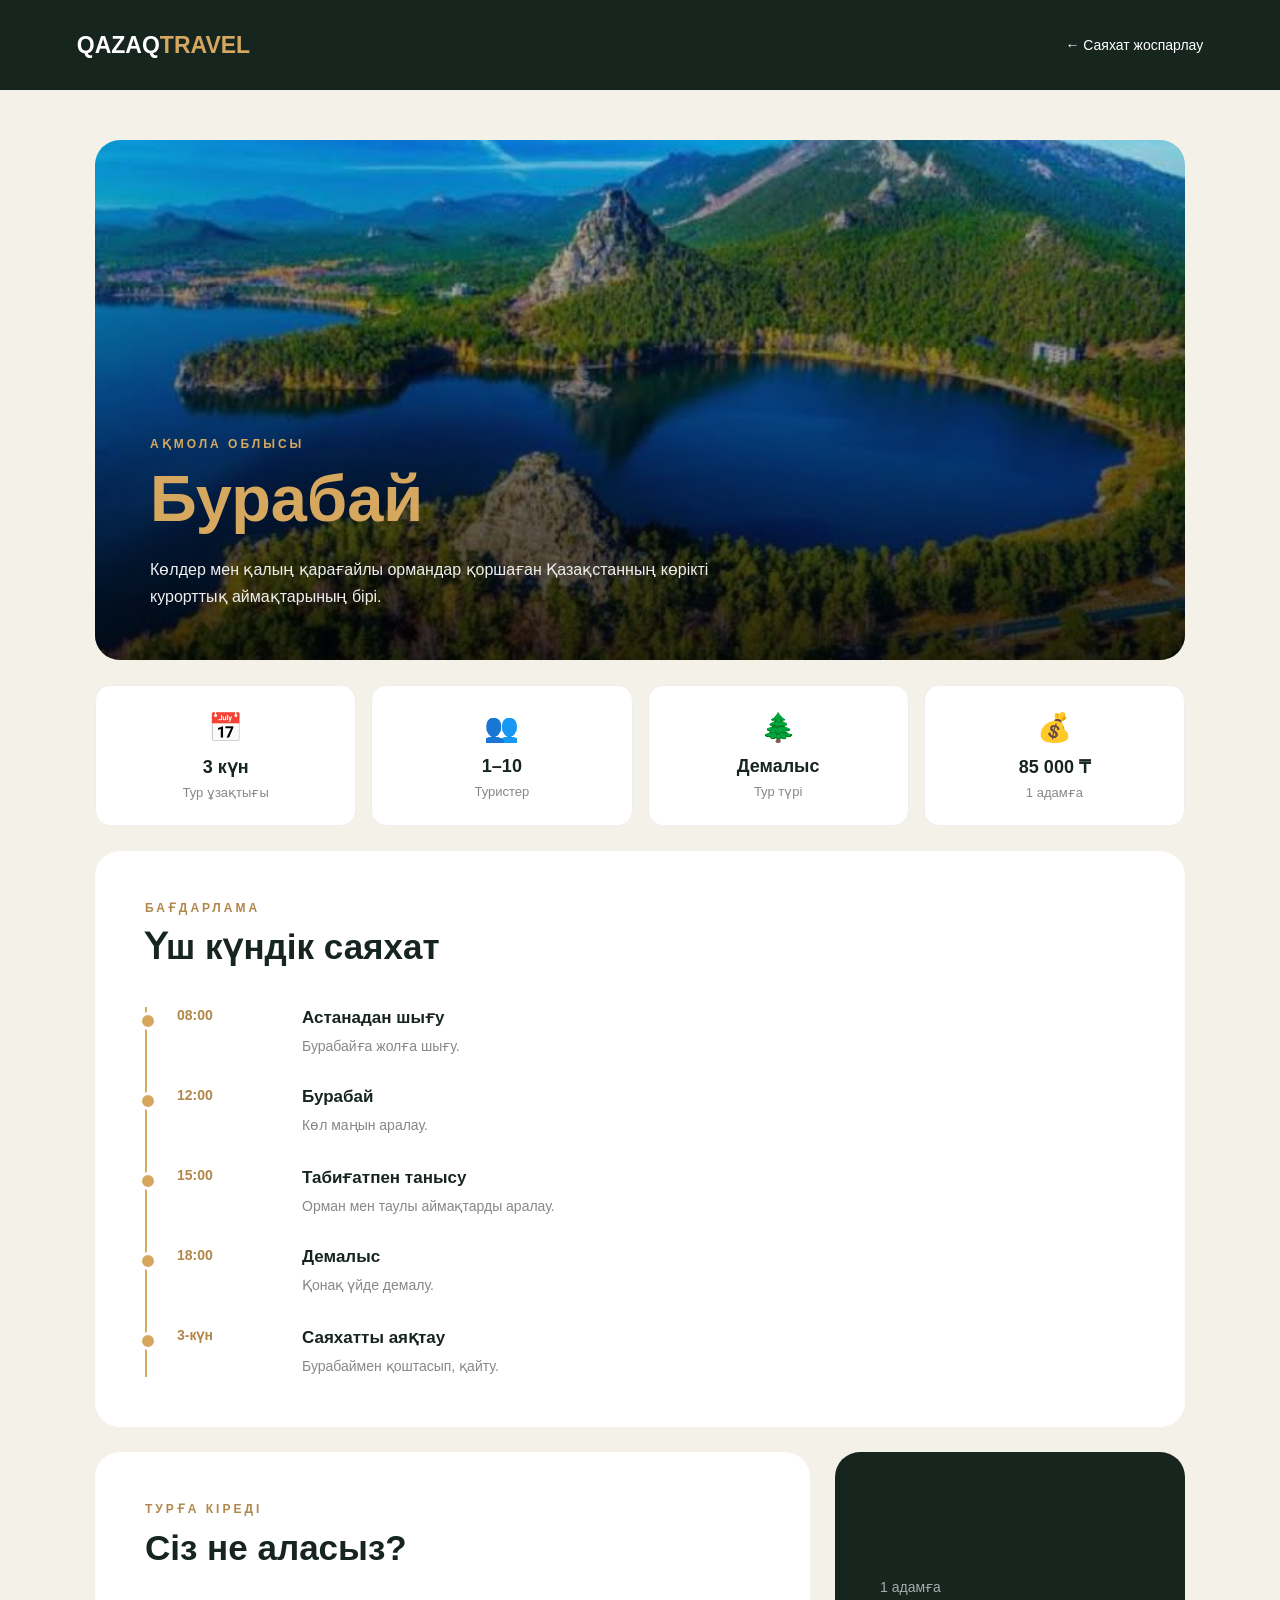
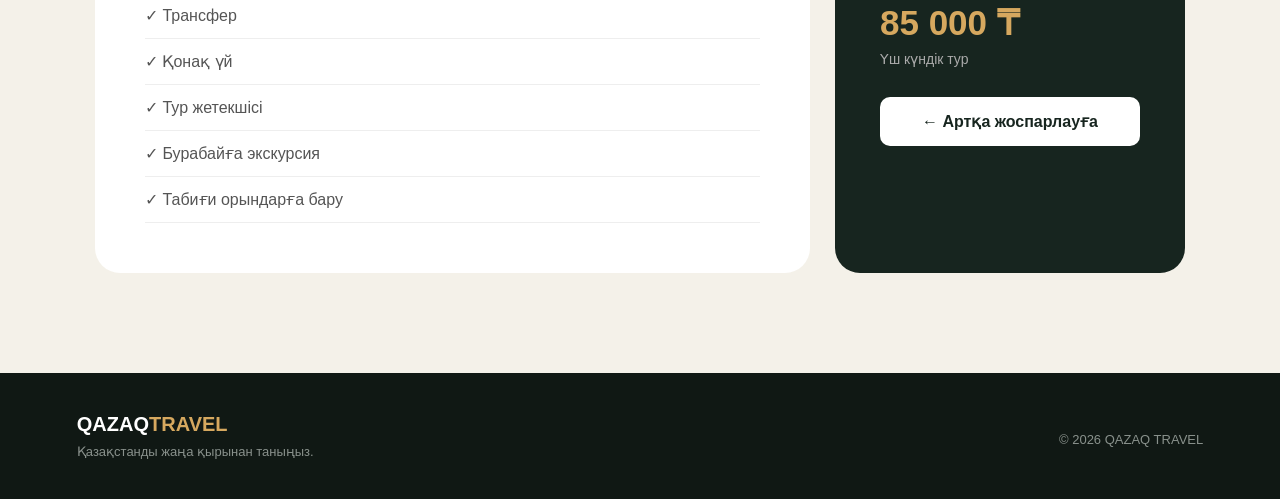
<file: burabay.html>
<!DOCTYPE html>
<html lang="kk">
<head>
    <meta charset="UTF-8">
    <meta name="viewport" content="width=device-width, initial-scale=1.0">
    <title>Бурабай | QAZAQ TRAVEL</title>
    <link rel="stylesheet" href="css/start.css">
</head>

<body>

<header class="header">
    <a href="index.html" class="logo">QAZAQ<span>TRAVEL</span></a>
    <a href="start.html" class="back">← Саяхат жоспарлау</a>
</header>

<main class="tour-page">

    <section class="tour-hero">
        <img src="images/burabay.jpg" alt="Бурабай">

        <div class="tour-hero-content">
            <p>АҚМОЛА ОБЛЫСЫ</p>

            <h1>
                <span>Бурабай</span>
            </h1>

            <p class="tour-description">
                Көлдер мен қалың қарағайлы ормандар
                қоршаған Қазақстанның көрікті курорттық
                аймақтарының бірі.
            </p>
        </div>
    </section>

    <section class="tour-info">

        <div class="info-card">
            <span>📅</span>
            <strong>3 күн</strong>
            <p>Тур ұзақтығы</p>
        </div>

        <div class="info-card">
            <span>👥</span>
            <strong>1–10</strong>
            <p>Туристер</p>
        </div>

        <div class="info-card">
            <span>🌲</span>
            <strong>Демалыс</strong>
            <p>Тур түрі</p>
        </div>

        <div class="info-card">
            <span>💰</span>
            <strong>85 000 ₸</strong>
            <p>1 адамға</p>
        </div>

    </section>

    <section class="program-section">

        <div class="program-heading">
            <p class="section-label">БАҒДАРЛАМА</p>
            <h2>Үш күндік саяхат</h2>
        </div>

        <div class="timeline">

            <div class="timeline-item">
                <span>08:00</span>
                <div>
                    <h3>Астанадан шығу</h3>
                    <p>Бурабайға жолға шығу.</p>
                </div>
            </div>

            <div class="timeline-item">
                <span>12:00</span>
                <div>
                    <h3>Бурабай</h3>
                    <p>Көл маңын аралау.</p>
                </div>
            </div>

            <div class="timeline-item">
                <span>15:00</span>
                <div>
                    <h3>Табиғатпен танысу</h3>
                    <p>Орман мен таулы аймақтарды аралау.</p>
                </div>
            </div>

            <div class="timeline-item">
                <span>18:00</span>
                <div>
                    <h3>Демалыс</h3>
                    <p>Қонақ үйде демалу.</p>
                </div>
            </div>

            <div class="timeline-item">
                <span>3-күн</span>
                <div>
                    <h3>Саяхатты аяқтау</h3>
                    <p>Бурабаймен қоштасып, қайту.</p>
                </div>
            </div>

        </div>

    </section>

    <section class="tour-details">

        <div>
            <p class="section-label">ТУРҒА КІРЕДІ</p>

            <h2>Сіз не аласыз?</h2>

            <ul>
                <li>✓ Трансфер</li>
                <li>✓ Қонақ үй</li>
                <li>✓ Тур жетекшісі</li>
                <li>✓ Бурабайға экскурсия</li>
                <li>✓ Табиғи орындарға бару</li>
            </ul>
        </div>

        <div class="booking-box">
            <p>1 адамға</p>
            <strong>85 000 ₸</strong>
            <span>Үш күндік тур</span>

            <a href="start.html">
                ← Артқа жоспарлауға
            </a>
        </div>

    </section>

</main>

<footer>
    <div>
        <strong>QAZAQ<span>TRAVEL</span></strong>
        <p>Қазақстанды жаңа қырынан таныңыз.</p>
    </div>

    <p>© 2026 QAZAQ TRAVEL</p>
</footer>

</body>
</html>
</file>
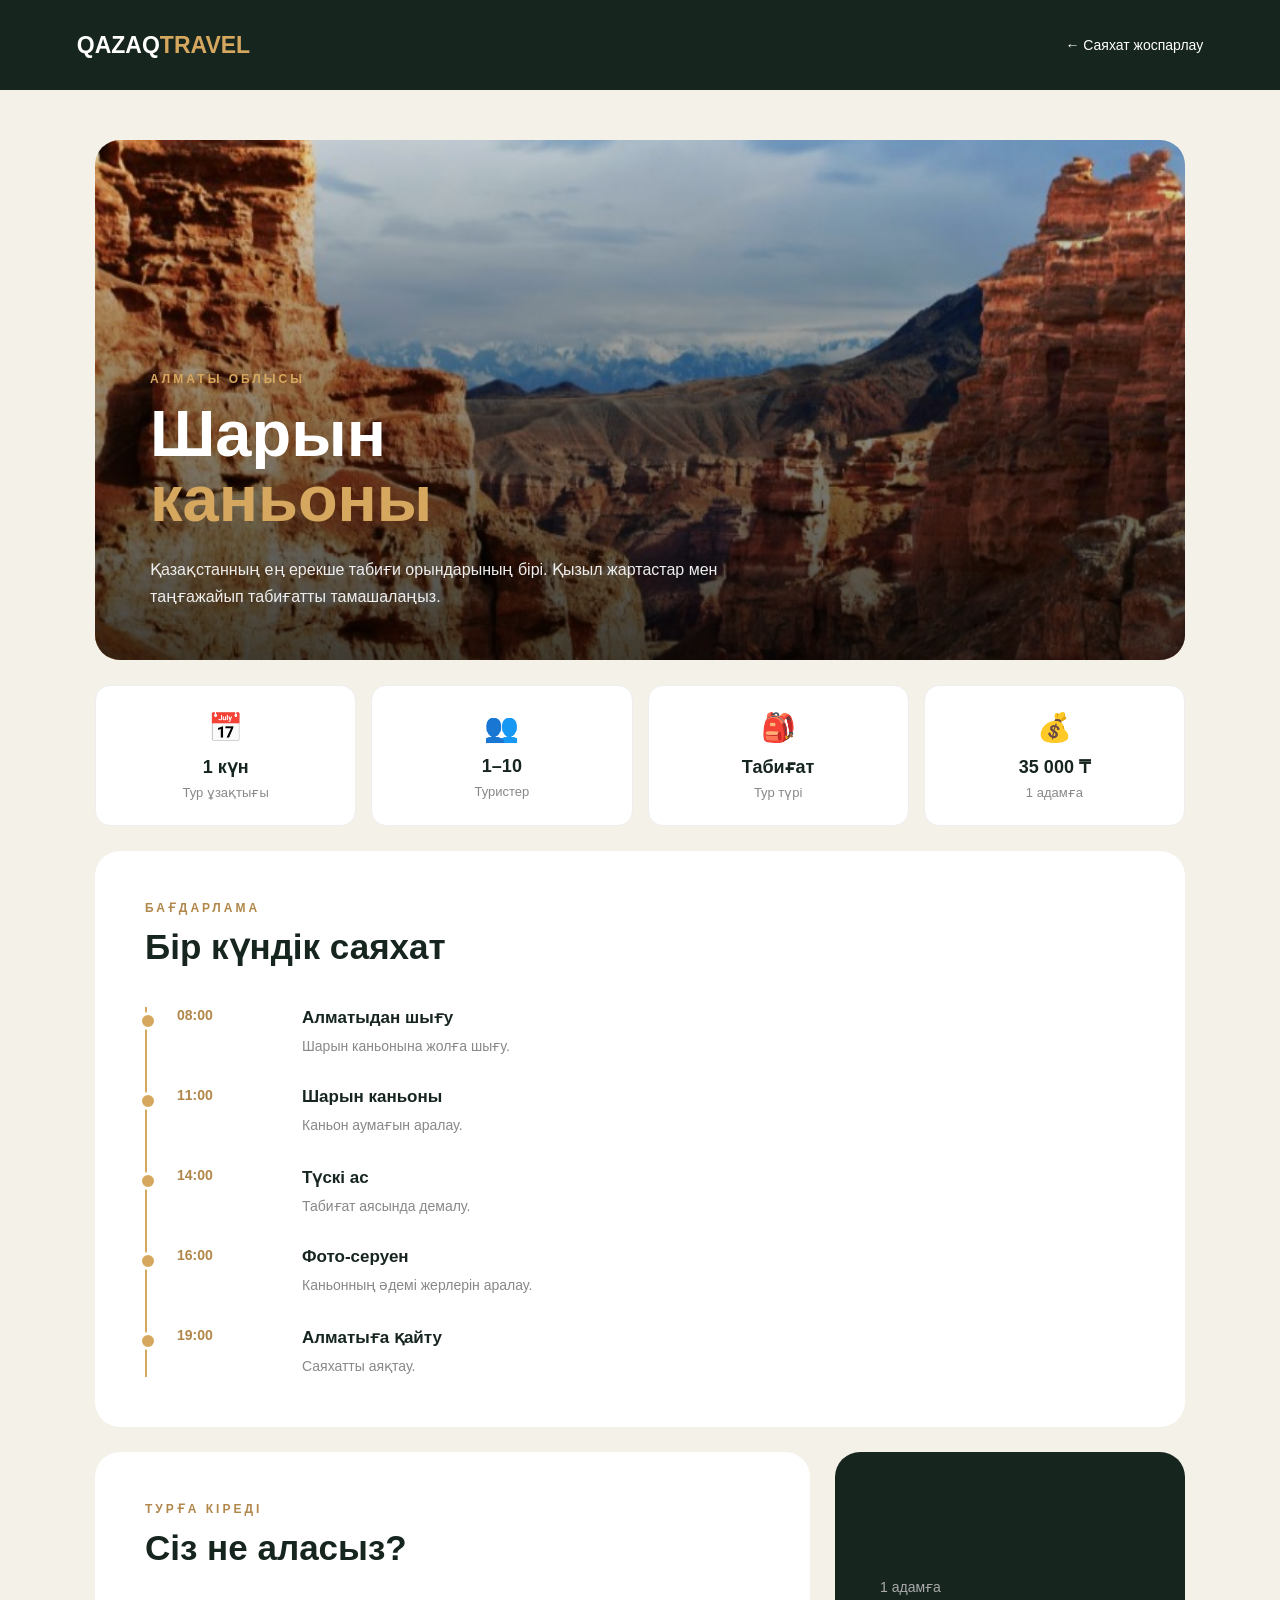
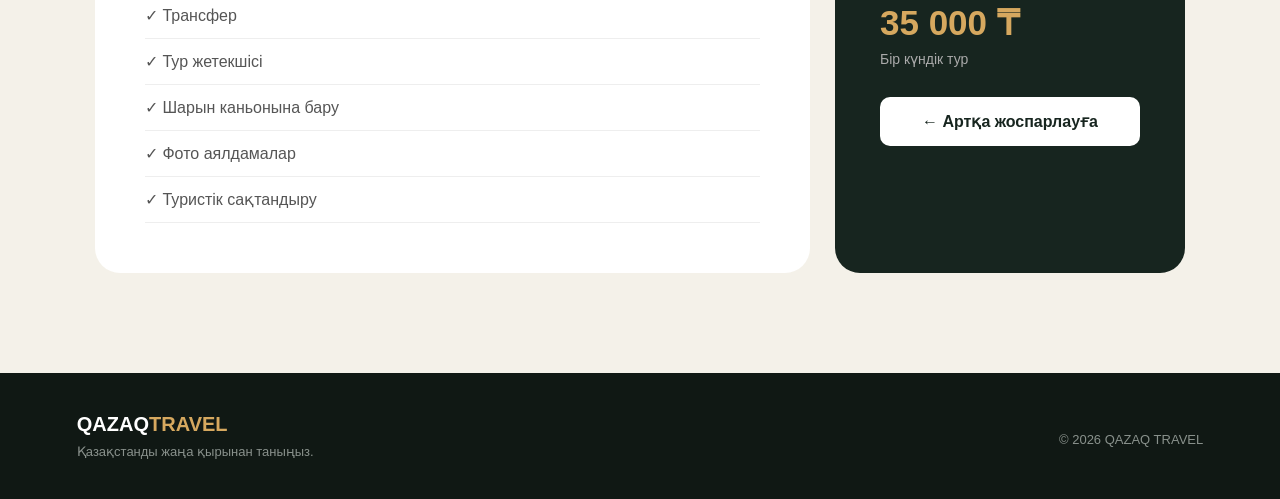
<file: charyn.html>
<!DOCTYPE html>
<html lang="kk">
<head>
    <meta charset="UTF-8">
    <meta name="viewport" content="width=device-width, initial-scale=1.0">
    <title>Шарын каньоны | QAZAQ TRAVEL</title>
    <link rel="stylesheet" href="css/start.css">
</head>

<body>

<header class="header">
    <a href="index.html" class="logo">QAZAQ<span>TRAVEL</span></a>
    <a href="start.html" class="back">← Саяхат жоспарлау</a>
</header>

<main class="tour-page">

    <section class="tour-hero">
        <img src="images/charyn.jpg" alt="Шарын каньоны">

        <div class="tour-hero-content">
            <p>АЛМАТЫ ОБЛЫСЫ</p>

            <h1>
                Шарын<br>
                <span>каньоны</span>
            </h1>

            <p class="tour-description">
                Қазақстанның ең ерекше табиғи орындарының
                бірі. Қызыл жартастар мен таңғажайып
                табиғатты тамашалаңыз.
            </p>
        </div>
    </section>

    <section class="tour-info">

        <div class="info-card">
            <span>📅</span>
            <strong>1 күн</strong>
            <p>Тур ұзақтығы</p>
        </div>

        <div class="info-card">
            <span>👥</span>
            <strong>1–10</strong>
            <p>Туристер</p>
        </div>

        <div class="info-card">
            <span>🎒</span>
            <strong>Табиғат</strong>
            <p>Тур түрі</p>
        </div>

        <div class="info-card">
            <span>💰</span>
            <strong>35 000 ₸</strong>
            <p>1 адамға</p>
        </div>

    </section>

    <section class="program-section">

        <div class="program-heading">
            <p class="section-label">БАҒДАРЛАМА</p>
            <h2>Бір күндік саяхат</h2>
        </div>

        <div class="timeline">

            <div class="timeline-item">
                <span>08:00</span>
                <div>
                    <h3>Алматыдан шығу</h3>
                    <p>Шарын каньонына жолға шығу.</p>
                </div>
            </div>

            <div class="timeline-item">
                <span>11:00</span>
                <div>
                    <h3>Шарын каньоны</h3>
                    <p>Каньон аумағын аралау.</p>
                </div>
            </div>

            <div class="timeline-item">
                <span>14:00</span>
                <div>
                    <h3>Түскі ас</h3>
                    <p>Табиғат аясында демалу.</p>
                </div>
            </div>

            <div class="timeline-item">
                <span>16:00</span>
                <div>
                    <h3>Фото-серуен</h3>
                    <p>Каньонның әдемі жерлерін аралау.</p>
                </div>
            </div>

            <div class="timeline-item">
                <span>19:00</span>
                <div>
                    <h3>Алматыға қайту</h3>
                    <p>Саяхатты аяқтау.</p>
                </div>
            </div>

        </div>

    </section>

    <section class="tour-details">

        <div>
            <p class="section-label">ТУРҒА КІРЕДІ</p>

            <h2>Сіз не аласыз?</h2>

            <ul>
                <li>✓ Трансфер</li>
                <li>✓ Тур жетекшісі</li>
                <li>✓ Шарын каньонына бару</li>
                <li>✓ Фото аялдамалар</li>
                <li>✓ Туристік сақтандыру</li>
            </ul>
        </div>

        <div class="booking-box">
            <p>1 адамға</p>
            <strong>35 000 ₸</strong>
            <span>Бір күндік тур</span>

            <a href="start.html">
                ← Артқа жоспарлауға
            </a>
        </div>

    </section>

</main>

<footer>
    <div>
        <strong>QAZAQ<span>TRAVEL</span></strong>
        <p>Қазақстанды жаңа қырынан таныңыз.</p>
    </div>

    <p>© 2026 QAZAQ TRAVEL</p>
</footer>

</body>
</html>
</file>
<file: css/start.css>
* {
    margin: 0;
    padding: 0;
    box-sizing: border-box;
}

body {
    font-family: Arial, sans-serif;
    background: #f4f1e9;
    color: #17251f;
}

.header {
    height: 90px;
    padding: 0 6%;
    display: flex;
    align-items: center;
    justify-content: space-between;
    background: #17251f;
}

.logo {
    color: white;
    font-size: 23px;
    font-weight: bold;
    text-decoration: none;
}

.logo span,
footer span {
    color: #d6a85f;
}

.back {
    color: white;
    text-decoration: none;
    font-size: 14px;
}

.back:hover {
    color: #d6a85f;
}

.travel-page {
    max-width: 1150px;
    margin: auto;
    padding: 80px 30px 100px;
}

.intro {
    text-align: center;
    max-width: 750px;
    margin: auto;
}

.intro > p:first-child {
    color: #b1874b;
    letter-spacing: 4px;
    font-size: 12px;
    font-weight: bold;
    margin-bottom: 20px;
}

.intro h1 {
    font-size: 65px;
    line-height: 1;
}

.intro h1 span {
    color: #b1874b;
}

.line {
    width: 60px;
    height: 3px;
    background: #d6a85f;
    margin: 30px auto;
}

.description {
    color: #777;
    line-height: 1.7;
    font-size: 16px;
}

.travel-form {
    margin-top: 70px;
    background: white;
    border-radius: 25px;
    padding: 45px;
    box-shadow: 0 20px 60px rgba(0, 0, 0, 0.08);
}

.form-title {
    display: flex;
    gap: 20px;
    align-items: center;
    margin-bottom: 35px;
}

.form-title > span {
    font-size: 14px;
    color: #b1874b;
    font-weight: bold;
}

.form-title h2 {
    font-size: 27px;
}

.form-title p {
    color: #888;
    margin-top: 7px;
}

.destinations {
    display: grid;
    grid-template-columns: 1fr 1fr;
    gap: 15px;
}

.destination-content {
    border: 1px solid #ddd;
    border-radius: 15px;
    padding: 12px;
    display: flex;
    align-items: center;
    gap: 15px;
    cursor: pointer;
    transition: 0.3s;
}

.destination-content:hover {
    border-color: #b1874b;
    transform: translateY(-3px);
    box-shadow: 0 8px 20px rgba(0, 0, 0, 0.08);
}

.destination-image {
    width: 90px;
    height: 75px;
    border-radius: 10px;
    background-size: cover;
    background-position: center;
    flex-shrink: 0;
}

.charyn {
    background-image: url("../images/charyn.jpg");
}

.kolsai {
    background-image: url("../images/kolsai.jpg");
}

.burabay {
    background-image: url("../images/burabay.jpg");
}

.mangystau {
    background-image: url("../images/mangystau.jpg");
}

.destination-text {
    flex: 1;
}

.destination-text h3 {
    margin-bottom: 6px;
    font-size: 17px;
}

.destination-text p {
    color: #888;
    font-size: 13px;
    margin-bottom: 8px;
}

.tour-link {
    display: inline-block;
    color: #b1874b;
    text-decoration: none;
    font-size: 13px;
    font-weight: bold;
}

.tour-link:hover {
    color: #17251f;
}

.second-title {
    margin-top: 50px;
}

.details {
    display: grid;
    grid-template-columns: repeat(3, 1fr);
    gap: 20px;
    margin-top: 35px;
    padding-top: 35px;
    border-top: 1px solid #eee;
}

.detail label {
    display: block;
    font-size: 13px;
    font-weight: bold;
    margin-bottom: 10px;
}

.detail input,
.detail select {
    width: 100%;
    padding: 15px;
    border: 1px solid #ddd;
    border-radius: 10px;
    background: white;
    font-size: 14px;
    outline: none;
}

.detail input:focus,
.detail select:focus {
    border-color: #b1874b;
}

.start-info {
    margin-top: 30px;
    padding: 20px;
    border-radius: 12px;
    background: #faf7ef;
    border: 1px solid #eee3ce;
}

.start-info > div {
    display: flex;
    align-items: center;
    gap: 15px;
}

.start-info span {
    font-size: 28px;
}

.start-info strong {
    font-size: 15px;
}

.start-info p {
    color: #888;
    font-size: 13px;
    margin-top: 5px;
    line-height: 1.5;
}

.start-button {
    display: block;
    width: 100%;
    margin-top: 25px;
    padding: 18px;
    border-radius: 12px;
    background: #17251f;
    color: white;
    text-decoration: none;
    text-align: center;
    font-size: 16px;
    font-weight: bold;
    transition: 0.3s;
}

.start-button:hover {
    background: #d6a85f;
    color: #17251f;
    transform: translateY(-3px);
}

footer {
    background: #101814;
    color: white;
    padding: 40px 6%;
    display: flex;
    justify-content: space-between;
    align-items: center;
}

footer strong {
    font-size: 20px;
}

footer p {
    color: #89918c;
    font-size: 13px;
    margin-top: 8px;
}

@media (max-width: 700px) {

    .intro h1 {
        font-size: 45px;
    }

    .travel-form {
        padding: 25px;
    }

    .destinations,
    .details {
        grid-template-columns: 1fr;
    }

    .destination-content {
        padding: 10px;
    }

    .destination-image {
        width: 80px;
        height: 70px;
    }

    footer {
        flex-direction: column;
        gap: 20px;
        align-items: flex-start;
    }
}
/* TOUR PAGES */

.tour-page {
    max-width: 1150px;
    margin: auto;
    padding: 50px 30px 100px;
}

.tour-hero {
    position: relative;
    height: 520px;
    border-radius: 25px;
    overflow: hidden;
}

.tour-hero img {
    width: 100%;
    height: 100%;
    object-fit: cover;
    display: block;
}

.tour-hero::after {
    content: "";
    position: absolute;
    inset: 0;
    background: linear-gradient(
        to top,
        rgba(0, 0, 0, 0.75),
        rgba(0, 0, 0, 0.1)
    );
}

.tour-hero-content {
    position: absolute;
    left: 55px;
    bottom: 50px;
    max-width: 650px;
    color: white;
    z-index: 2;
}

.tour-hero-content > p:first-child {
    color: #d6a85f;
    letter-spacing: 3px;
    font-size: 12px;
    font-weight: bold;
    margin-bottom: 15px;
}

.tour-hero-content h1 {
    font-size: 65px;
    line-height: 1;
    margin-bottom: 25px;
}

.tour-hero-content h1 span {
    color: #d6a85f;
}

.tour-description {
    max-width: 600px;
    color: #eeeeee;
    font-size: 16px;
    line-height: 1.7;
}

.tour-info {
    display: grid;
    grid-template-columns: repeat(4, 1fr);
    gap: 15px;
    margin-top: 25px;
}

.info-card {
    background: white;
    padding: 25px 20px;
    border-radius: 15px;
    text-align: center;
    border: 1px solid #eee;
    transition: 0.3s;
}

.info-card:hover {
    transform: translateY(-5px);
    border-color: #d6a85f;
    box-shadow: 0 10px 25px rgba(0, 0, 0, 0.08);
}

.info-card span {
    display: block;
    font-size: 28px;
    margin-bottom: 12px;
}

.info-card strong {
    display: block;
    font-size: 18px;
    margin-bottom: 7px;
}

.info-card p {
    color: #888;
    font-size: 13px;
}

.program-section {
    background: white;
    border-radius: 25px;
    padding: 50px;
    margin-top: 25px;
}

.section-label {
    color: #b1874b;
    letter-spacing: 3px;
    font-size: 12px;
    font-weight: bold;
    margin-bottom: 12px;
}

.program-heading h2 {
    font-size: 35px;
}

.timeline {
    margin-top: 40px;
    border-left: 2px solid #d6a85f;
    padding-left: 30px;
}

.timeline-item {
    position: relative;
    display: grid;
    grid-template-columns: 100px 1fr;
    gap: 25px;
    padding-bottom: 30px;
}

.timeline-item:last-child {
    padding-bottom: 0;
}

.timeline-item::before {
    content: "";
    position: absolute;
    left: -38px;
    top: 5px;
    width: 12px;
    height: 12px;
    background: #d6a85f;
    border-radius: 50%;
    border: 3px solid white;
}

.timeline-item > span {
    color: #b1874b;
    font-weight: bold;
    font-size: 14px;
}

.timeline-item h3 {
    font-size: 17px;
    margin-bottom: 7px;
}

.timeline-item p {
    color: #888;
    font-size: 14px;
    line-height: 1.6;
}

.tour-details {
    display: grid;
    grid-template-columns: 1fr 350px;
    gap: 25px;
    margin-top: 25px;
}

.tour-details > div:first-child {
    background: white;
    border-radius: 25px;
    padding: 50px;
}

.tour-details h2 {
    font-size: 35px;
    margin-bottom: 25px;
}

.tour-details ul {
    list-style: none;
}

.tour-details li {
    padding: 13px 0;
    border-bottom: 1px solid #eee;
    color: #555;
}

.booking-box {
    background: #17251f;
    color: white;
    border-radius: 25px;
    padding: 45px;
    display: flex;
    flex-direction: column;
    justify-content: center;
}

.booking-box p {
    color: #aaa;
    font-size: 14px;
    margin-bottom: 8px;
}

.booking-box strong {
    color: #d6a85f;
    font-size: 35px;
    margin-bottom: 8px;
}

.booking-box span {
    color: #aaa;
    font-size: 14px;
    margin-bottom: 30px;
}

.booking-box a {
    display: block;
    padding: 15px;
    background: white;
    color: #17251f;
    text-decoration: none;
    text-align: center;
    border-radius: 10px;
    font-weight: bold;
    transition: 0.3s;
}

.booking-box a:hover {
    background: #d6a85f;
    transform: translateY(-3px);
}

@media (max-width: 800px) {

    .tour-page {
        padding: 30px 20px 70px;
    }

    .tour-hero {
        height: 500px;
    }

    .tour-hero-content {
        left: 30px;
        right: 30px;
        bottom: 35px;
    }

    .tour-hero-content h1 {
        font-size: 48px;
    }

    .tour-info {
        grid-template-columns: 1fr 1fr;
    }

    .program-section {
        padding: 30px;
    }

    .tour-details {
        grid-template-columns: 1fr;
    }

    .tour-details > div:first-child {
        padding: 30px;
    }

    .booking-box {
        padding: 35px;
    }
}

@media (max-width: 500px) {

    .tour-info {
        grid-template-columns: 1fr;
    }

    .tour-hero-content h1 {
        font-size: 40px;
    }

    .timeline-item {
        grid-template-columns: 1fr;
        gap: 8px;
    }

    .program-heading h2,
    .tour-details h2 {
        font-size: 28px;
    }
}
</file>
